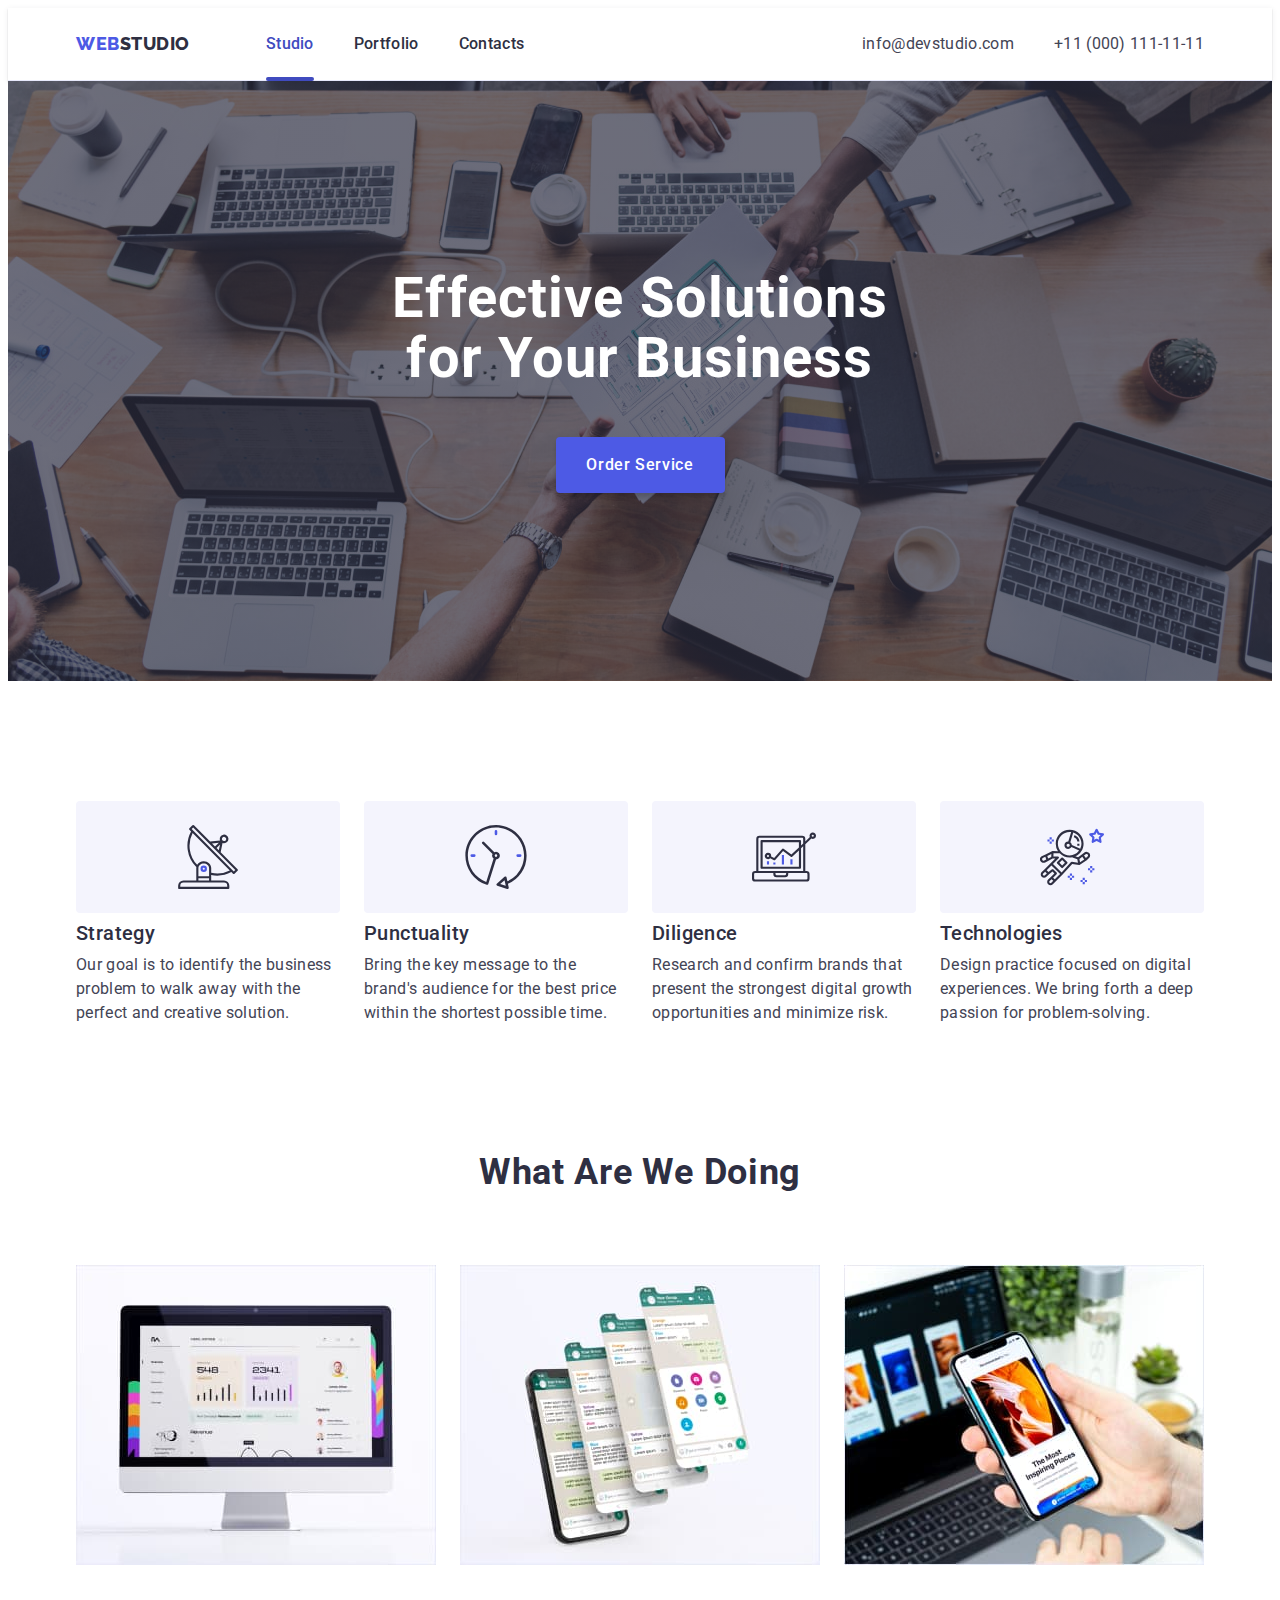
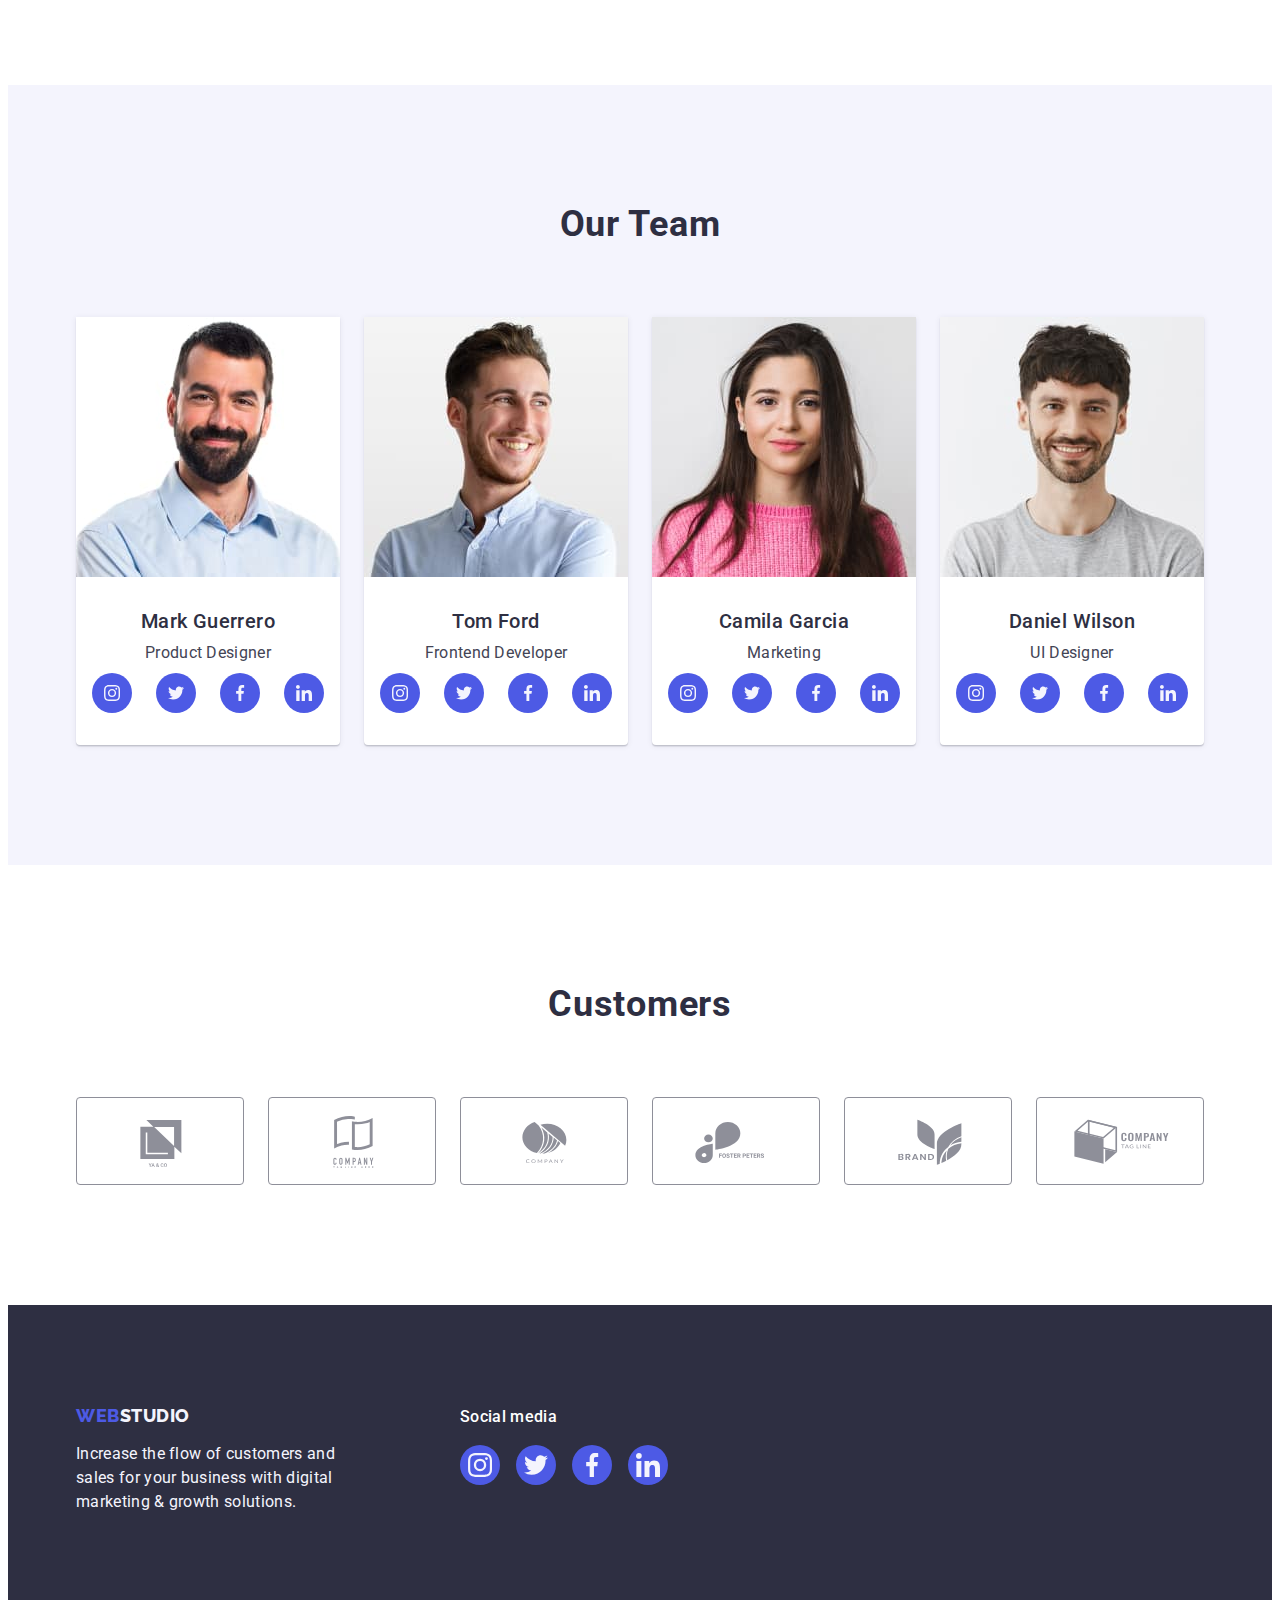
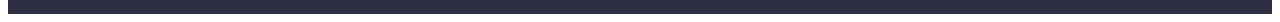
<file: index.html>
<!DOCTYPE html>
<html lang="en">
  <!-- head -->
  <head>
    <meta charset="UTF-8" />
    <meta name="viewport" content="width=device-width, initial-scale=1.0" />
    <link rel="preconnect" href="https://fonts.googleapis.com" />
    <link rel="preconnect" href="https://fonts.gstatic.com" crossorigin />
    <link rel="stylesheet" href="https://fonts.googleapis.com/css2?family=Raleway:wght@800&family=Roboto:wght@400;500;700;900&display=swap" />
    <link rel="stylesheet" href="https://cdnjs.cloudflare.com/ajax/libs/modern-normalize/2.0.0/modern-normalize.min.css" 
    integrity="sha512-4xo8blKMVCiXpTaLzQSLSw3KFOVPWhm/TRtuPVc4WG6kUgjH6J03IBuG7JZPkcWMxJ5huwaBpOpnwYElP/m6wg==" 
    crossorigin="anonymous" 
    referrerpolicy="no-referrer" />
    <link rel="stylesheet" href="./css/styles.css" />
    <title>Studio</title>
  </head>
  <!-- body -->
  <body>
    <header class="header">
      <div class="header-flex container">
      <nav class="nav">
        <a href="./index.html" class="header-logo link">Web<span class="span-studio">Studio</span></a>
        <ul class="nav-list">
          <li class="pages-list list"><a class="link-pages-list current link" href="./index.html">Studio</a></li>
          <li class="pages-list list"><a class="link-pages-list link" href="./portfolio.html">Portfolio</a></li>
          <li class="pages-list list"><a class="link-pages-list link" href="">Contacts</a></li>
        </ul>
      </nav>

      <address class="header-address">
        <ul class="nav-list">
          <li class="header-address-item list"><a class="link-header-address-item link" href="mailto:info@devstudio.com">info@devstudio.com</a></li>
          <li class="header-address-item list"><a class="link-header-address-item link" href="tel:+110001111111">+11 (000) 111-11-11</a></li>
        </ul>
      </address>
    </div>
    </header>

    <!-- main -->
    <main>
      <!-- section -->
      <section class="hero">
        <div class="container hero-title">
        <h1 class="title-hero">Effective Solutions for Your Business</h1>
        <button type="button" class="hero-button" data-modal-open>Order Service</button>
        </div>
      </section>

      <!-- section 2 -->
      <section class="advantages">
        <div class="container">
        <h2 class="visually-hidden">Our advantages</h2>
        <ul class="list advantages-list">
            <li class="two-items">
              <div class="container-icon">
                <svg class="advantages-icon"
                  width="64"
                  height="64"
                  viewBox="0 0 64 64"
                  fill="none">
                  <use href="./images/icons.svg#icon-antenna"></use>
                </svg>
              </div>
                <h3 class="sub-title">Strategy</h3>
            <p class="subtitle-text">
              Our goal is to identify the business problem to walk away with the
              perfect and creative solution.
            </p>
            </li>
          <li class="two-items">
            <div class="container-icon">
              <svg 
              width="64"
              height="64"
              viewBox="0 0 64 64"
              fill="none">
              <use href="./images/icons.svg#icon-clock"></use>
              </svg>
            </div>
            <h3 class="sub-title">Punctuality</h3>
            <p class="subtitle-text">
              Bring the key message to the brand's audience for the best price
              within the shortest possible time.
            </p>
          </li>
          <li class="two-items">
            <div class="container-icon">
              <svg 
              width="64"
              height="64"
              viewBox="0 0 64 64"
              fill="none">
              <use href="./images/icons.svg#icon-diagram"></use>
            </svg>
          </div>
            <h3 class="sub-title">Diligence</h3>
            <p class="subtitle-text">
              Research and confirm brands that present the strongest digital
              growth opportunities and minimize risk.
            </p>
          </li>
          <li class="two-items">
            <div class="container-icon">
              <svg 
              width="64"
              height="64"
              viewBox="0 0 64 64"
              fill="none">
              <use href="./images/icons.svg#icon-astronaut"></use>
            </svg>
          </div>
            <h3 class="sub-title">Technologies</h3>
            <p class="subtitle-text">
              Design practice focused on digital experiences. We bring forth a
              deep passion for problem-solving.
            </p>
          </li>
        </ul>
      </div>
      </section>

      <!-- section 3 -->
      <section class="arewe">
        <div class="container">
        <h2 class="title-arewe">What are we doing</h2>
        <ul class="list arewe-list">
          <li class="arewe-list-item">
            <img src="./images/Rectangle71.jpg"
            alt="A computer on a white background"
            width="360"
            height="300"
            />
          </li>
          <li class="arewe-list-item">
            <img src="./images/Rectangle712.jpg"
            alt="The phone is a turned on"
            width="360"
            height="300"
            />
          </li>
          <li class="arewe-list-item">
            <img src="./images/Rectangle711.jpg"
            alt="The phone in hand"
            width="360"
            height="300"
            />
          </li>
        </ul>
      </div>
      </section>
      
      <!-- section 4 -->
      <section class="section-four">
        <div class="container">
        <h2 class="title-team">Our Team</h2>
        <ul class="list section-four-list">
          <li class="section-four-team">
            <img src="./images/img0.jpg"
            alt="Mark Guerrero"
            width="264"
            height="260"
            />
            <div class="team-container">
            <h3 class="sub-title">Mark Guerrero</h3>
            <p class="subtitle-text">Product Designer</p>
            <ul class="list social-links-list">
              <li class="social-links-items">
                <a class="link social-links" href="https://www.instagram.com/">
                  <svg
                    class="social-icons"
                    width="16"
                    height="16"
                    viewBox="0 0 16 16">
                    <use href="./images/icons.svg#icon-instagram"></use>
                  </svg>
                </a>
              </li>
              <li class="social-links-items">
                <a class="link social-links" href="">
                  <svg
                    class="social-icons"
                    width="16"
                    height="16"
                    viewBox="0 0 16 16">
                    <use href="./images/icons.svg#icon-twitter"></use>
                  </svg>
                </a>
              </li>
              <li class="social-links-items">
                <a class="link social-links" href="">
                  <svg
                    class="social-icons"
                    width="16"
                    height="16"
                    viewBox="0 0 16 16">
                    <use href="./images/icons.svg#icon-facebook"></use>
                  </svg>
                </a>
              </li>
              <li class="social-links-items">
                <a class="link social-links" href="">
                  <svg
                    class="social-icons"
                    width="16"
                    height="16"
                    viewBox="0 0 16 16">
                    <use href="./images/icons.svg#icon-linkedin"></use>
                  </svg>
                </a>
              </li>
            </ul>
            </div>
          </li>
          <li class="section-four-team">
            <img src="./images/img1.jpg"
            alt="Tom Ford"
            width="264"
            height="260"
            />
            <div class="team-container">
            <h3 class="sub-title">Tom Ford</h3>
            <p class="subtitle-text">Frontend Developer</p>
            <ul class="list social-links-list">
             <li class="social-links-items">
              <a class="link social-links" href="">
                <svg
                class="social-icons"
                width="16"
                height="16"
                viewBox="0 0 16 16">
                <use href="./images/icons.svg#icon-instagram"></use>
                </svg>
              </a>
            </li>
          <li class="social-links-items">
            <a class="link social-links" href="">
              <svg
              class="social-icons"
              width="16"
              height="16"
              viewBox="0 0 16 16">
              <use href="./images/icons.svg#icon-twitter"></use>
              </svg>
            </a>
          </li>
          <li class="social-links-items">
            <a class="link social-links" href="">
              <svg
              class="social-icons"
              width="16"
              height="16"
              viewBox="0 0 16 16">
              <use href="./images/icons.svg#icon-facebook"></use>
              </svg>
            </a>
          </li>
          <li class="social-links-items">
            <a class="link social-links" href="">
              <svg
              class="social-icons"
              width="16"
              height="16"
              viewBox="0 0 16 16">
              <use href="./images/icons.svg#icon-linkedin"></use>
              </svg>
            </a>
          </li>
        </ul>
      </div>
    </li>
          <li class="section-four-team">
            <img src="./images/img2.jpg"
            alt="Camila Garcia"
            width="264"
            height="260"
            />
            <div class="team-container">
            <h3 class="sub-title">Camila Garcia</h3>
            <p class="subtitle-text">Marketing</p>
            <ul class="list social-links-list">
              <li class="social-links-items">
               <a class="link social-links" href="">
                 <svg
                 class="social-icons"
                 width="16"
                 height="16"
                 viewBox="0 0 16 16">
                 <use href="./images/icons.svg#icon-instagram"></use>
                 </svg>
               </a>
             </li>
           <li class="social-links-items">
             <a class="link social-links" href="">
               <svg
               class="social-icons"
               width="16"
               height="16"
               viewBox="0 0 16 16">
               <use href="./images/icons.svg#icon-twitter"></use>
               </svg>
             </a>
           </li>
           <li class="social-links-items">
             <a class="link social-links" href="">
               <svg
               class="social-icons"
               width="16"
               height="16"
               viewBox="0 0 16 16">
               <use href="./images/icons.svg#icon-facebook"></use>
               </svg>
             </a>
           </li>
           <li class="social-links-items">
             <a class="link social-links" href="">
               <svg
               class="social-icons"
               width="16"
               height="16"
               viewBox="0 0 16 16">
               <use href="./images/icons.svg#icon-linkedin"></use>
               </svg>
             </a>
           </li>
         </ul>
       </div>
     </li>
          <li class="section-four-team">
            <img src="./images/img3.jpg"
            alt="Daniel Wilson"
            width="264"
            height="260"
            />
            <div class="team-container">
            <h3 class="sub-title">Daniel Wilson</h3>
            <p class="subtitle-text">UI Designer</p>
            <ul class="list social-links-list">
              <li class="social-links-items">
               <a class="link social-links" href="">
                 <svg
                 class="social-icons"
                 width="16"
                 height="16"
                 viewBox="0 0 16 16">
                 <use href="./images/icons.svg#icon-instagram"></use>
                 </svg>
               </a>
             </li>
           <li class="social-links-items">
             <a class="link social-links" href="">
               <svg
               class="social-icons"
               width="16"
               height="16"
               viewBox="0 0 16 16">
               <use href="./images/icons.svg#icon-twitter"></use>
               </svg>
             </a>
           </li>
           <li class="social-links-items">
             <a class="link social-links" href="">
               <svg
               class="social-icons"
               width="16"
               height="16"
               viewBox="0 0 16 16">
               <use href="./images/icons.svg#icon-facebook"></use>
               </svg>
             </a>
           </li>
           <li class="social-links-items">
             <a class="link social-links" href="">
               <svg
               class="social-icons"
               width="16"
               height="16"
               viewBox="0 0 16 16">
               <use href="./images/icons.svg#icon-linkedin"></use>
               </svg>
             </a>
           </li>
         </ul>
       </div>
    </ul>
  </div>
</section>

<!-- section five  -->
<section class="section-five">
  <div class="container">
  <h2 class="section-five-title">Customers</h2>
  <ul class="list client-list">
    <li class="client-items">
      <a href="" class="link client-links">
        <svg
          class="client-logo"
          width="104"
          height="56"
          viewBox="0 0 104 56"
        >
          <use href="./images/icons.svg#icon-Client1"></use>
        </svg>
      </a>
    </li>
    <li class="client-items">
      <a href="" class="link client-links">
          <svg
            class="client-logo"
            width="104"
            height="56"
            viewBox="0 0 104 56"
          >
            <use href="./images/icons.svg#icon-Client2"></use>
          </svg>
      </a>
    </li>
    <li class="client-items">
      <a href="" class="link client-links">
          <svg
            class="client-logo"
            width="104"
            height="56"
            viewBox="0 0 104 56"
          >
            <use href="./images/icons.svg#icon-Client3"></use>
          </svg>
        </a>
    </li>
    <li class="client-items">
        <a href="" class="link client-links">
          <svg
            class="client-logo"
            width="104"
            height="56"
            viewBox="0 0 104 56"
          >
            <use href="./images/icons.svg#icon-Client4">
            </use>
          </svg>
        </a>
    </li>
    <li class="client-items">
        <a href="" class="link client-links">
          <svg
            class="client-logo"
            width="104"
            height="56"
            viewBox="0 0 104 56"
          >
            <use href="./images/icons.svg#icon-Client5"></use>
          </svg>
      </a>
    </li>
    <li class="client-items">
      <a href="" class="link client-links">
          <svg
            class="client-logo"
            width="104"
            height="56"
            viewBox="0 0 104 56"
          >
            <use href="./images/icons.svg#icon-Client6"></use>
          </svg>
        </a>
    </li>
  </ul>
</div>
</section>
    </main>

    <!-- footer section-->
    <footer class="footer">
      <div class="container-footer container">
        <div class="footer-wrapper">
          <a href="./index.html" class="logo-footer link">Web<span class="span-footer-studio">Studio</span></a>
          <p class="text-footer">
        Increase the flow of customers and sales for your business 
        with digital marketing & growth solutions.
      </p>
    </div>
    <div class="icon-wrapper">
      <p class="social-title">Social media</p>
    <ul class="list footer-social-link-list">
      <li class="social-links-items">
        <a class="link footer-social-links" href="">
          <svg
            class="social-icons-fotter"
            width="24"
            height="24"
            viewBox="0 0 16 16">
            <use href="./images/icons.svg#icon-instagram"></use>
          </svg>
        </a>
      </li>
      <li class="social-links-items">
        <a class="link footer-social-links" href="">
          <svg
            class="social-icons-fotter"
            width="24"
            height="24"
            viewBox="0 0 16 16">
            <use href="./images/icons.svg#icon-twitter"></use>
          </svg>
        </a>
      </li>
      <li class="social-links-items">
        <a class="link footer-social-links" href="">
          <svg
            class="social-icons-fotter"
            width="24"
            height="24"
            viewBox="0 0 16 16">
            <use href="./images/icons.svg#icon-facebook"></use>
          </svg>
        </a>
      </li>
      <li class="social-links-items">
        <a href="" class="link footer-social-links">
          <svg
            class="social-icons-fotter"
            width="24"
            height="24"
            viewBox="0 0 16 16">
            <use href="./images/icons.svg#icon-linkedin"></use>
          </svg>
        </a>
      </li>
    </ul>
  </div>
  </div>
  </footer>
  <div class="modal is-hidden" data-modal >
    <div class="modal-window">
    <button class="modal-close" type="button" data-modal-close>
      <svg 
      class="close"
      width="8"
      height="8">
      <use href="./images/icons.svg#icon-close"></use>
      </svg>
    </button>
  </div>
</div>
<script src="./js/modal.js"></script>
  </body>
</html>
</file>
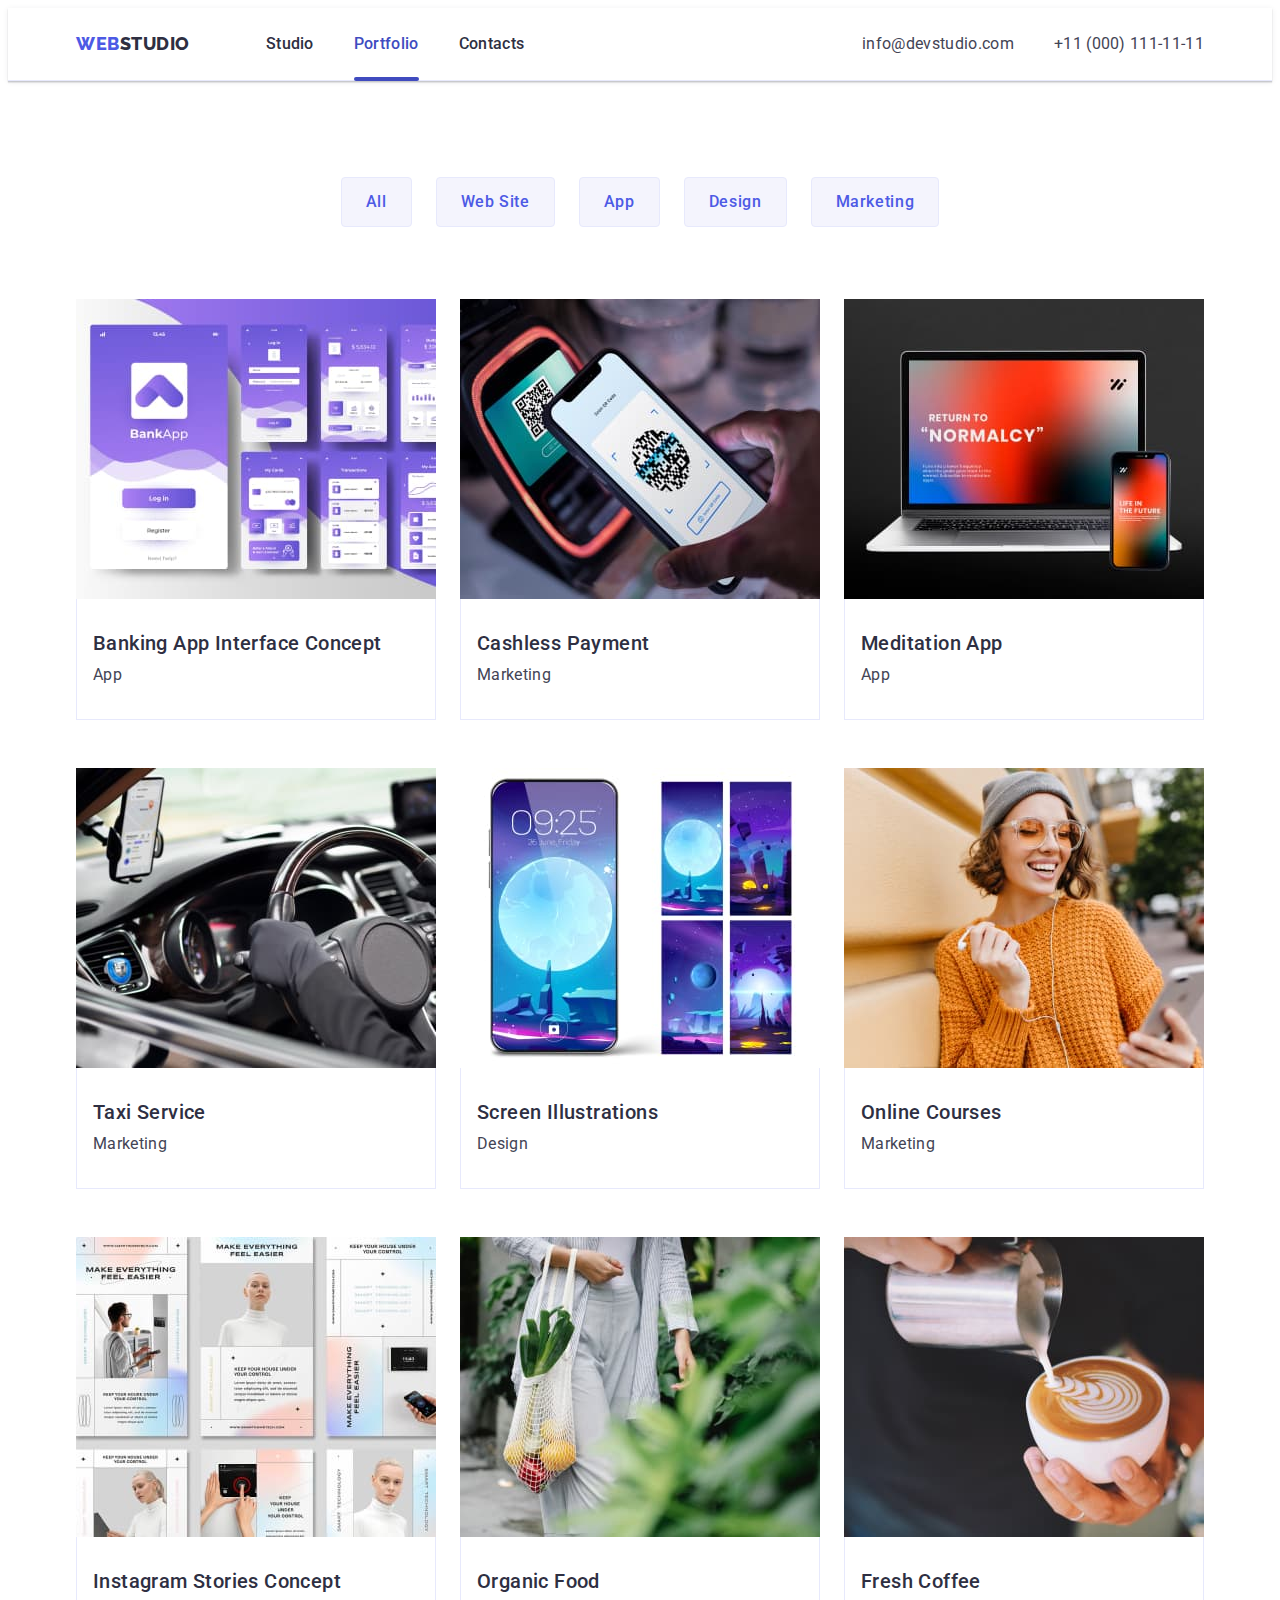
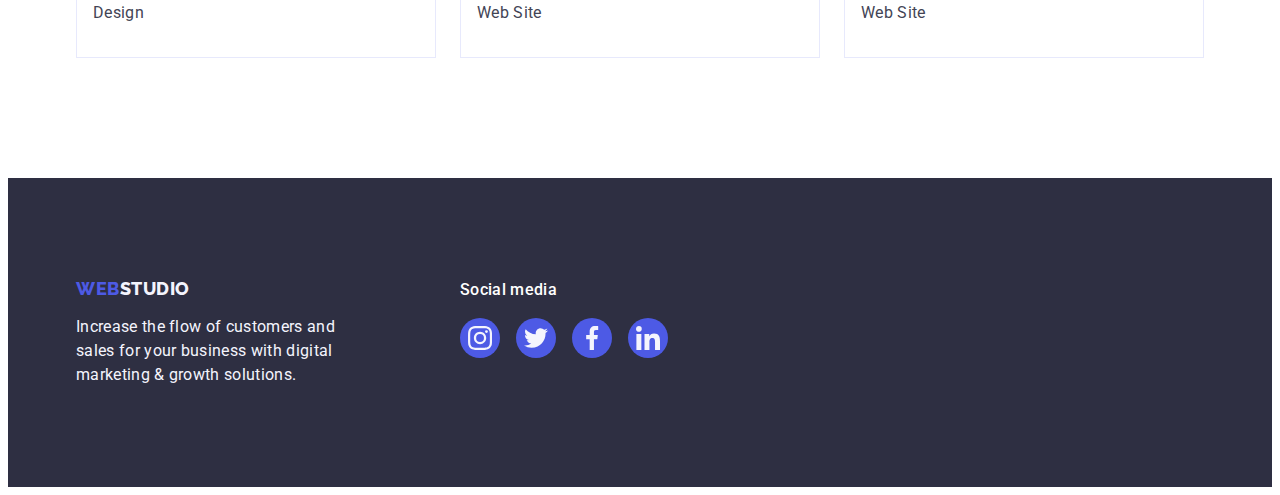
<file: portfolio.html>
<!DOCTYPE html>
<html lang="en">
<!-- head -->
<head>
    <meta charset="UTF-8" />
    <meta name="viewport" content="width=device-width, initial-scale=1.0" />
    <link rel="preconnect" href="https://fonts.googleapis.com" />
    <link rel="preconnect" href="https://fonts.gstatic.com" crossorigin />
    <link rel="stylesheet" href="https://fonts.googleapis.com/css2?family=Raleway:wght@800&family=Roboto:wght@400;500;700;900&display=swap"/>
    <link rel="stylesheet" href="https://cdnjs.cloudflare.com/ajax/libs/modern-normalize/2.0.0/modern-normalize.min.css" 
    integrity="sha512-4xo8blKMVCiXpTaLzQSLSw3KFOVPWhm/TRtuPVc4WG6kUgjH6J03IBuG7JZPkcWMxJ5huwaBpOpnwYElP/m6wg==" 
    crossorigin="anonymous" 
    referrerpolicy="no-referrer" />
    <link rel="stylesheet" href="./css/styles.css" />
    <title>Portfolio</title>
</head>
<body>
    <header class="header">
      <div class="header-flex container">
        <nav class="nav">
            <a href="./index.html" class="header-logo link">Web<span class="span-studio">Studio</span></a>
            <ul class="list nav-list">
                <li class="pages-list"><a class="link-pages-list link" href="./index.html">Studio</a></li>
                <li class="pages-list"><a class="link-pages-list current link" href="./portfolio.html">Portfolio</a></li>
                <li class="pages-list"><a class="link-pages-list link" href="">Contacts</a></li>
            </ul>
        </nav>
        <address class="header-address">
            <ul class="list address-items">
                <li class="header-address-item"><a class="link-header-address-item link" href="mailto:info@devstudio.com">info@devstudio.com</a></li>
                <li class="header-address-item"><a class="link-header-address-item link" href="tel:+110001111111">+11 (000) 111-11-11</a></li>
            </ul>
        </address>
      </div>
    </header>

    <!-- main -->
    <main class="portfolio-main">

        <!-- section -->
        <section class="section-portfolio">
          <div class="container">
            <h1 class="visually-hidden">header name</h1>
        <ul class="list btn-list">
            <li><button type="button" class="button-portfolio">All</button></li>
            <li><button type="button" class="button-portfolio">Web Site</button></li>
            <li><button type="button" class="button-portfolio">App</button></li>
            <li><button type="button" class="button-portfolio">Design</button></li>
            <li><button type="button" class="button-portfolio">Marketing</button></li>
        </ul>
            <ul class="list foto-list">
              <li class="foto-items">
                <a href="" class="link foto-link">
                  <div class="img-wrapper">
                <img src="./images/first.jpg"
                alt="Banking App"
                width="360"
                />
                <p class="text-foto">
                  14 Stylish and User-Friendly App Design Concepts · Task
                  Manager App · Calorie Tracker App · Exotic Fruit Ecommerce
                  App · Cloud Storage App
                </p>
                  </div>
                <div class="p-list-container">
                <h2 class="title-portfolio">Banking App Interface Concept</h2>
                <p class="text-portfolio">App</p>
                </div>
                </a>
              </li>
              <li class="foto-items">
                <a href="" class="link foto-link">
                  <div class="img-wrapper">
                <img src="./images/two.jpg"
                alt="CashPay"
                width="360"
                />
                <p class="text-foto">
                  14 Stylish and User-Friendly App Design Concepts · Task
                  Manager App · Calorie Tracker App · Exotic Fruit Ecommerce
                  App · Cloud Storage App
                </p>
                  </div>
                <div class="p-list-container">
                <h2 class="title-portfolio">Cashless Payment</h2>
                <p class="text-portfolio">Marketing</p>
                </div>
                </a>
              </li>
              <li class="foto-items">
                <a href="" class="link foto-link">
                  <div class="img-wrapper">
                <img src="./images/three.jpg"
                alt="MadApp"
                width="360"
                />
                <p class="text-foto">
                  14 Stylish and User-Friendly App Design Concepts · Task
                  Manager App · Calorie Tracker App · Exotic Fruit Ecommerce
                  App · Cloud Storage App
                </p>
                  </div>
                <div class="p-list-container">
                <h2 class="title-portfolio">Meditation App</h2>
                <p class="text-portfolio">App</p>
                </div>
                </a>
              </li>
              <li class="foto-items">
                <a href="" class="link foto-link">
                  <div class="img-wrapper">
                <img src="./images/four.jpg"
                alt="Taxi"
                width="360"
                />
                <p class="text-foto">
                  14 Stylish and User-Friendly App Design Concepts · Task
                  Manager App · Calorie Tracker App · Exotic Fruit Ecommerce
                  App · Cloud Storage App
                </p>
                  </div>
                <div class="p-list-container">
                <h2 class="title-portfolio">Taxi Service</h2>
                <p class="text-portfolio">Marketing</p>
                </div>
                </a>
              </li>
              <li class="foto-items">
                <a href="" class="link foto-link">
                  <div class="img-wrapper">
                <img src="./images/five.jpg"
                alt="Illustrations"
                width="360"
                />
                <p class="text-foto">
                  14 Stylish and User-Friendly App Design Concepts · Task
                  Manager App · Calorie Tracker App · Exotic Fruit Ecommerce
                  App · Cloud Storage App
                </p>
                  </div>
                <div class="p-list-container">
                <h2 class="title-portfolio">Screen Illustrations</h2>
                <p class="text-portfolio">Design</p>
                </div>
                </a>
              </li>
              <li class="foto-items">
                <a href="" class="link foto-link">
                  <div class="img-wrapper">
                <img src="./images/six.jpg"
                alt="Courses"
                width="360"
                />
                <p class="text-foto">
                  14 Stylish and User-Friendly App Design Concepts · Task
                  Manager App · Calorie Tracker App · Exotic Fruit Ecommerce
                  App · Cloud Storage App
                </p>
                  </div>
                <div class="p-list-container">
                <h2 class="title-portfolio">Online Courses</h2>
                <p class="text-portfolio">Marketing</p>
                </div>
                </a>
              </li>
              <li class="foto-items">
                <a href="" class="link foto-link">
                  <div class="img-wrapper">
                <img src="./images/seven.jpg"
                alt="InstaStories"
                width="360"
                />
                <p class="text-foto">
                  14 Stylish and User-Friendly App Design Concepts · Task
                  Manager App · Calorie Tracker App · Exotic Fruit Ecommerce
                  App · Cloud Storage App
                </p>
                  </div>
                <div class="p-list-container">
                <h2 class="title-portfolio">Instagram Stories Concept</h2>
                <p class="text-portfolio">Design</p>
                </div>
                </a>
              </li>
              <li class="foto-items">
                <a href="" class="link foto-link">
                  <div class="img-wrapper">
                <img src="./images/eight.jpg"
                alt="Food"
                width="360"
                />
                <p class="text-foto">
                  14 Stylish and User-Friendly App Design Concepts · Task
                  Manager App · Calorie Tracker App · Exotic Fruit Ecommerce
                  App · Cloud Storage App
                </p>
                  </div>
                <div class="p-list-container">
                <h2 class="title-portfolio">Organic Food</h2>
                <p class="text-portfolio">Web Site</p>
                </div>
                </a>
              </li> 
              <li class="foto-items">
                <a href="" class="link foto-link">
                  <div class="img-wrapper">
                <img src="./images/nine.jpg"
                alt="Coffee"
                width="360"
                />
                <p class="text-foto">
                  14 Stylish and User-Friendly App Design Concepts · Task
                  Manager App · Calorie Tracker App · Exotic Fruit Ecommerce
                  App · Cloud Storage App
                </p>
                  </div>
                <div class="p-list-container">
                <h2 class="title-portfolio">Fresh Coffee</h2>
                <p class="text-portfolio">Web Site</p>
                </div>
                </a>
              </li> 
            </ul>
          </div>
        </section>
    </main>

    <!-- footer section-->
    <footer class="footer">
      <div class="container-footer container">
        <div class="footer-wrapper">
      <a href="./index.html" class="logo-footer link">Web<span class="span-footer-studio">Studio</span></a>
      <p class="text-footer">
        Increase the flow of customers and sales for your business 
        with digital marketing & growth solutions.
      </p>
    </div>
    <div class="icon-wrapper">
      <p class="social-title">Social media</p>
    <ul class="list footer-social-link-list">
      <li class="social-links-items">
        <a class="link footer-social-links" href="">
          <svg
            class="social-icons-fotter"
            width="24"
            height="24"
            viewBox="0 0 16 16">
            <use href="./images/icons.svg#icon-instagram"></use>
          </svg>
        </a>
      </li>
      <li class="social-links-items">
        <a class="link footer-social-links" href="">
          <svg
            class="social-icons-fotter"
            width="24"
            height="24"
            viewBox="0 0 16 16">
            <use href="./images/icons.svg#icon-twitter"></use>
          </svg>
        </a>
      </li>
      <li class="social-links-items">
        <a class="link footer-social-links" href="">
          <svg
            class="social-icons-fotter"
            width="24"
            height="24"
            viewBox="0 0 16 16">
            <use href="./images/icons.svg#icon-facebook"></use>
          </svg>
        </a>
      </li>
      <li class="social-links-items">
        <a href="" class="link footer-social-links">
          <svg
            class="social-icons-fotter"
            width="24"
            height="24"
            viewBox="0 0 16 16">
            <use href="./images/icons.svg#icon-linkedin"></use>
          </svg>
        </a>
      </li>
    </ul>
  </div>
  </div>
</footer>
</body>
</html>
</file>
<file: css/styles.css>
*,
*::after,
::before {
  box-sizing: border-box;
}


:root {
    --navyblue: #2E2F42;
    --slate: #434455;
    --iris: #4D5AE5;
    --ocean: #404BBF;
    --cloud: #F4F4FD;
    --white: #FFFFFF;
    --green: #31D0AA;
    --lightslate: #8E8F99;
    --cornflower: #E7E9FC;
    --navybluemodal: #2E2F42;
    --grey: #2E2F42;
    --dairy: #FCFCFC;
}


body {
    font-family: "Roboto", sans-serif; 
    color: var(--slate, #434455);
    background-color: var(--white, #FFFFFF);
}

 /*header*/

 .link {
    text-decoration: none;
 }


 .list {
    list-style: none;
 }


img {
    display: block;
    padding: 0;
    margin: 0;
}


ul {
    margin-top: 0;
    margin-bottom: 0;
    padding-left: 0;
    list-style: none;
}


h1,
h2,
h3,
h4,
h5,
h6,
p {
    margin-top: 0;
    margin-bottom: 0;
}


.container {
    width: 1158px;
    margin: 0 auto;
    padding: 0 15px;
}


.header {
    border-bottom: 1px solid var(--cornflower, #E7E9FC);
    box-shadow: 0px 1px 6px 0px rgba(46, 47, 66, 0.08),
    0px 1px 1px 0px rgba(46, 47, 66, 0.16),
    0px 2px 1px 0px rgba(46, 47, 66, 0.08);
  }


  .header-flex {
    display: flex;
    justify-content: space-between;
    align-items: center;
    height: 72px;
  }


.header-logo {
    color: var(--iris, #4D5AE5);
    font-family: "Raleway", sans-serif;
    font-size: 18px;
    font-style: normal;
    font-weight: 800;
    line-height: 1.17;
    letter-spacing: 0.03em;
    margin-right: 76px;
    text-transform: uppercase;
}

.span-studio {
    color: var(--navyblue, #2E2F42);
}

.nav {
    display: flex;
    align-items: center;
}


.nav-list {
    display: flex;
    gap: 40px;
  }
  
  .nav-list:last-child {
    margin-right: 0;
  }


.pages-list:hover,
.pages-list:focus {
    color: var(--ocean, #404BBF);
}

.link-pages-list {
    color: var(--navyblue, #2E2F42);
    font-size: 16px;
    font-weight: 500;
    line-height: 1.5;
    letter-spacing: 0.02em;
    padding: 24px 0;
    display: block;
    position: relative;
    transition: color 250ms cubic-bezier(0.4, 0, 0.2, 1);
}

.link-pages-list.current::after {
    content: "";
    position: absolute;
    left: 0;
    bottom: -1px;
    width: 100%; 
    height: 4px;
    background-color: var(--ocean, #404BBF);
    border-radius: 2px;
}

.link-pages-list:hover,
.link-pages-list:focus,
.link-pages-list.current {
    color: var(--ocean, #404BBF);
}

.header-address {
    font-style: normal;
    justify-content: center;
    align-items: center;
    font-size: 16px;
    font-weight: 400;
    letter-spacing: 0.32px;
}


.address-items {
    display: flex;
    gap: 40px;
  }
  
  .address-items:last-child {
    margin-right: 0;
  }
  
.header-address-item {
    color: var(--slate, #434455);
}

  .header-address-item:hover,
  .header-address-item:focus {
    color: var(--ocean, #404BBF);
  }

.link-header-address-item {
    color: var(--slate, #434455);
    font-size: 16px;
    line-height: 1.5;
    letter-spacing: 0.02em;
    transition: color 250ms cubic-bezier(0.4, 0, 0.2, 1);
}

.link-header-address-item:hover,
.link-header-address-item:focus {
    color: var(--ocean, #404BBF);
}



/* main */

.hero {
    background-color: var(--navyblue, #2E2F42);
    padding: 188px 0;
    margin: 0 auto;
    background-position: center;
    background-size: cover;
    background-repeat: no-repeat;
    background-image: linear-gradient(
        to bottom,
        rgba(46, 47, 66, 0.7),
        rgba(46, 47, 66, 0.7)
      ),
      url(../images/main-bg.jpg);
    max-width: 1440px;
}

.title-hero {
    color: var(--white, #FFFFFF);
    font-size: 56px;
    text-align: center;
    line-height: 1.07;
    letter-spacing: 0.02em;
    max-width: 496px;
    margin: 0 auto;
    margin-bottom: 48px;
}

.hero-button {
    color: var(--white, #FFFFFF);
    background-color: var(--iris, #4D5AE5);
    font-family: "Roboto", sans-serif;
    font-size: 16px;
    font-weight: 500;
    line-height: 1.5;
    letter-spacing: 0.04em;
    display: block;
    min-width: 169px;
    height: 56px;
    border: none;
    border-radius: 4px;
    cursor: pointer;
    margin: 0 auto;
    box-shadow: 0px 4px 4px 0px rgba(0, 0, 0, 0.15);
    transition: background-color 250ms cubic-bezier(0.4, 0, 0.2, 1);
}

.hero-button:hover,
.hero-button:focus {
    cursor: pointer;
    background-color: var(--ocean, #404BBF);
    cursor: pointer;
}

.sub-title {
    color: var(--navyblue, #2E2F42);
    font-weight: 500;
    font-size: 20px;
    line-height: 1.2;
    letter-spacing: 0.02em;
    margin-bottom: 8px
}


.advantages {
    padding: 120px 0;
}


.advantages-list{
    display: flex;
    gap: 24px;
}


.advantages-list:last-child {
    margin-right: 0
}

.two-items {
    width: calc((100% - 72px) / 4);
    max-width: 264px;
  }

.subtitle-text {
    color: var(--slate, #434455);
    font-size: 16px;
    line-height: 1.5;
    letter-spacing: 0.02em;
    margin-bottom: 8px;
}


.arewe {
    padding-bottom: 120px;
}


.arewe-list {
    display: flex;
    gap: 24px;
}


.arewe-list-item {
    width: calc((100% - 48px) / 3);
}


.title-arewe {
    color: var(--navyblue, #2E2F42);
    font-size: 36px;
    text-transform: capitalize;
    text-align: center;
    line-height: 1.11;
    letter-spacing: 0.02em;
    margin-bottom: 72px;
}

.title-team {
    color: var(--navyblue, #2E2F42);
    font-size: 36px;
    font-weight: 700;
    line-height: 1.11;
    text-align: center;
    letter-spacing: 0.02em;
    text-transform: capitalize;
    margin-bottom: 72px;
}


.section-four {
    background-color: var(--cloud, #F4F4FD);
    padding-bottom: 120px;
    padding-top: 120px;
}


.section-four-team {
    border-radius: 0px 0px 4px 4px;
    background: var(--white, #FFFFFF);
    box-shadow: 0px 2px 1px 0px rgba(46, 47, 66, 0.08), 0px 1px 1px 0px rgba(46, 47, 66, 0.16), 0px 1px 6px 0px rgba(46, 47, 66, 0.08);
}


.section-four-list {
    display: flex;
    justify-content: center;
    gap: 24px;
}


.team-container {
    padding: 32px 0;
    text-align: center;
  }


  .btn-list {
    display: flex;
    gap: 24px;
    justify-content: center;
    margin: 0 0 72px 0;

  }


.foto-list {
    display: flex;
    flex-wrap: wrap;
    column-gap: 24px;
    row-gap: 48px;
    margin: 0;
    padding: 0;
}


.foto-items {
    width: calc((100% - 48px) / 3);
  }


  .p-list-container {
    border: 1px solid var(--cornflower);
    padding: 32px 16px;
    border-top: none;
  }


.visually-hidden {
    position: absolute;
    width: 1px;
    height: 1px;
    margin: -1px;
    border: 0;
    padding: 0;
    white-space: nowrap;
    clip-path: inset(100%);
    clip: rect(0 0 0 0);
    overflow: hidden;
    }




/* footer */

.footer {
    background-color: var(--navyblue, #2E2F42);
    padding: 100px 0;
}


.text-footer {
    color: var(--cloud, #F4F4FD);
    font-size: 16px;
    font-weight: 400;
    line-height: 1.5;
    letter-spacing: 0.02em;
    height: 72px;
    max-width: 264px;
}


.span-footer-studio {
    color: var(--cloud, #F4F4FD);
}

.footer-wrapper { 
    margin-right: 120px;
}

.container-footer {
    display: flex;
    align-items: baseline;
}

.logo-footer {
    display: inline-block;
    margin-bottom: 16px;
    color: var(--iris, #4D5AE5);
    font-family: "Raleway", sans-serif;
    font-size: 18px;
    font-style: normal;
    font-weight: 800;
    line-height: 1.17;
    letter-spacing: 0.03em;
    margin-right: 76px;
    text-transform: uppercase;
}


.social-title { 
    color: var(--white, #FFFFFF);
    font-weight: 500;
    font-size: 16px;
    line-height: 1.5;
    letter-spacing: 0.02em;
    margin-bottom: 16px; 
    display: flex;
}

.footer-social-link-list { 
    display: flex;
    gap: 16px;     
}

.social-links-items {
    width: 40px;
    height: 40px;
}

.footer-social-links {
    display: flex;
    width: 100%;
    height: 100%;
    background-color: var(--iris);
    border-radius: 50%;
    align-items: center;
    justify-content: center;
    transition: background-color 250ms cubic-bezier(0.4, 0, 0.2, 1);;
}

.footer-social-links:hover,
.footer-social-links:focus {
    background-color: var(--green, #31D0AA);
}

.social-icons-fotter {
    fill: var(--cloud, #F4F4FD);
}

/* portfolio main */


.button-portfolio {
    color: var(--iris, #4D5AE5);
    background-color: var(--cloud, #F4F4FD);
    font-family: "Roboto", sans-serif;
    font-size: 16px;
    font-style: normal;
    font-weight: 500;
    line-height: 1.5; 
    letter-spacing: 0.04em;
    padding: 12px 24px;
    border-radius: 4px;
    border: 1px solid var(--cornflower, #E7E9FC);
    transition: color 250ms cubic-bezier(0.4, 0, 0.2, 1), 
    background-color 250ms cubic-bezier(0.4, 0, 0.2, 1), 
    border-color 250ms cubic-bezier(0.4, 0, 0.2, 1), 
    box-shadow 250ms cubic-bezier(0.4, 0, 0.2, 1);
}


.button-portfolio:hover,
.button-portfolio:focus {
    color: var(--white, #FFFFFF);
    background-color: var(--ocean, #404BBF);
    cursor: pointer;
    border: 1px solid transparent;
    box-shadow: 0px 3px 1px rgba(0, 0, 0, 0.1), 
    0px 2px 1px rgba(0, 0, 0, 0.08), 
    0px 2px 2px rgba(0, 0, 0, 0.12);
}

.title-portfolio {
    color: var(--navyblue, #2E2F42);
    font-size: 20px;
    font-weight: 500;
    line-height: 1.2;
    letter-spacing: 0.02em;
    margin-bottom: 8px;
}

.text-portfolio {
    color: var(--slate, #434455);
    font-size: 16px;
    font-weight: 400;
    line-height: 1.5;
    letter-spacing: 0.02em;
}


.section-portfolio {
    padding: 96px 0 120px 0;
}

.container-icon {
    width: 264px;
    height: 112px;
    display: flex;
    align-items: center;
    justify-content: center;
    background-color: var(--cloud, #F4F4FD);
    border-radius: 4px;
    margin-bottom: 8px;
}  

.social-icons {
    fill: var(--cloud, #F4F4FD);
}

.social-links-list {
    display: flex;
    gap: 24px;
    justify-content: center;
} 
  
.social-links-list .link {
    align-items: center;
    display: flex;
    width: 40px;
    height: 40px;
    border-radius: 50%;
    background-color: var(--iris, #4D5AE5);
    justify-content: center;
}
  
.social-links { 
  transition: background-color 250ms cubic-bezier(0.4, 0, 0.2, 1);
}
  
.social-links:hover,
.social-links:focus { 
    background-color: var(--ocean, #404BBF);  
}

.section-five { 
    padding: 120px 0 120px;
}

.section-five-title {
    color: var(--navyblue, #2e2f42);
    text-align: center;
    font-size: 36px;
    line-height: 1.11;
    letter-spacing: 0.72px;
    text-transform: capitalize;
    margin-bottom: 72px;
}

.client-list {
    display: flex;
    justify-content: center;
    align-items: center;
    gap: 24px;
}
  
.client-list .client-items {
    width: 168px;
    height: 88px;
}
  
.client-logo {
    width: 104px;
    height: 56px;
    fill: currentColor;
  }
  
.client-links { 
    display: flex;
    width: 168px;
    height: 88px;
    border-radius: 4px;
    border: 1px solid  #8e8f99;
    color: var(--lightslate);
    justify-content: center;
    align-items: center;
    transition: border-color 250ms cubic-bezier(0.4, 0, 0.2, 1), color 250ms cubic-bezier(0.4, 0, 0.2, 1);
}
  
  
.client-links:hover,
.client-links:focus { 
  color: var(--ocean, #404BBF);
  border-color: var(--ocean, #404BBF)
}


.foto-link {
    display: block;
    transition: box-shadow 250ms cubic-bezier(0.4, 0, 0.2, 1);
  }

.foto-link:hover,
.foto-link:focus {
    box-shadow: 0px 1px 6px rgba(46, 47, 66, 0.08), 
    0px 1px 1px rgba(46, 47, 66, 0.16), 
    0px 2px 1px rgba(46, 47, 66, 0.08); 
  }

.foto-link:hover .text-foto,
.foto-link:focus .text-foto { 
   transform: translateY(0%);
}

.img-wrapper { 
    position: relative;
    overflow: hidden;
  }


.text-foto {
    position: absolute;
    top: 0;
    font-size: 16px;
    line-height: 1.5;
    letter-spacing: 0.02em;
    color: var(--cloud);
    padding: 40px 32px;
    background-color: var(--iris, #4D5AE5);
    height: 100%;
    width: 100%;
    transform: translateY(100%);
    transition: transform 250ms cubic-bezier(0.4, 0, 0.2, 1);
}


/* modal */

.modal { 
    position: fixed;
    top: 0;
    left: 0;
    width: 100%;
    height: 100%;
    background-color: rgba(46, 47, 66, 0.4);
    transition: opacity 250ms cubic-bezier(0.4, 0, 0.2, 1), 
    visibility 250ms cubic-bezier(0.4, 0, 0.2, 1);
}
  

.modal.is-hidden { 
    opacity: 0;
    visibility: hidden; 
    pointer-events: none; 
}
  

.modal-window { 
  position: absolute;
  top: 50%;
  left: 50%;
  transform: translate(-50%, -50%) scale(1);
  width: 408px;
  min-height: 584px;
  background: var(--dairy, #FCFCFC);
  box-shadow: 0px 1px 1px rgba(0, 0, 0, 0.14), 0px 1px 3px rgba(0, 0, 0, 0.12), 0px 2px 1px rgba(0, 0, 0, 0.2);
  border-radius: 4px;
  transition: transform 250ms cubic-bezier(0.4, 0, 0.2, 1);
}
  

.modal-close { 
  position: absolute;
  top: 24px;
  right: 24px;
  width: 24px;
  height: 24px;
  border-radius: 50%;
  display: flex;
  align-items: center;
  justify-content: center;
  background-color: var(--cornflower, #E7E9FC);
  border: 1px solid rgba(0, 0, 0, 0.1);
  padding: 0;
  cursor: pointer;
  transition: background-color 250ms cubic-bezier(0.4, 0, 0.2, 1), border 250ms cubic-bezier(0.4, 0, 0.2, 1); 
}
  

.modal-close:hover,
.modal-close:focus { 
  background-color: var(--ocean, #404BBF); 
  fill: var(--white, #FFFFFF);
  border: none; 
}
 

.close { 
    transition: fill 250ms cubic-bezier(0.4, 0, 0.2, 1); 
}
</file>
